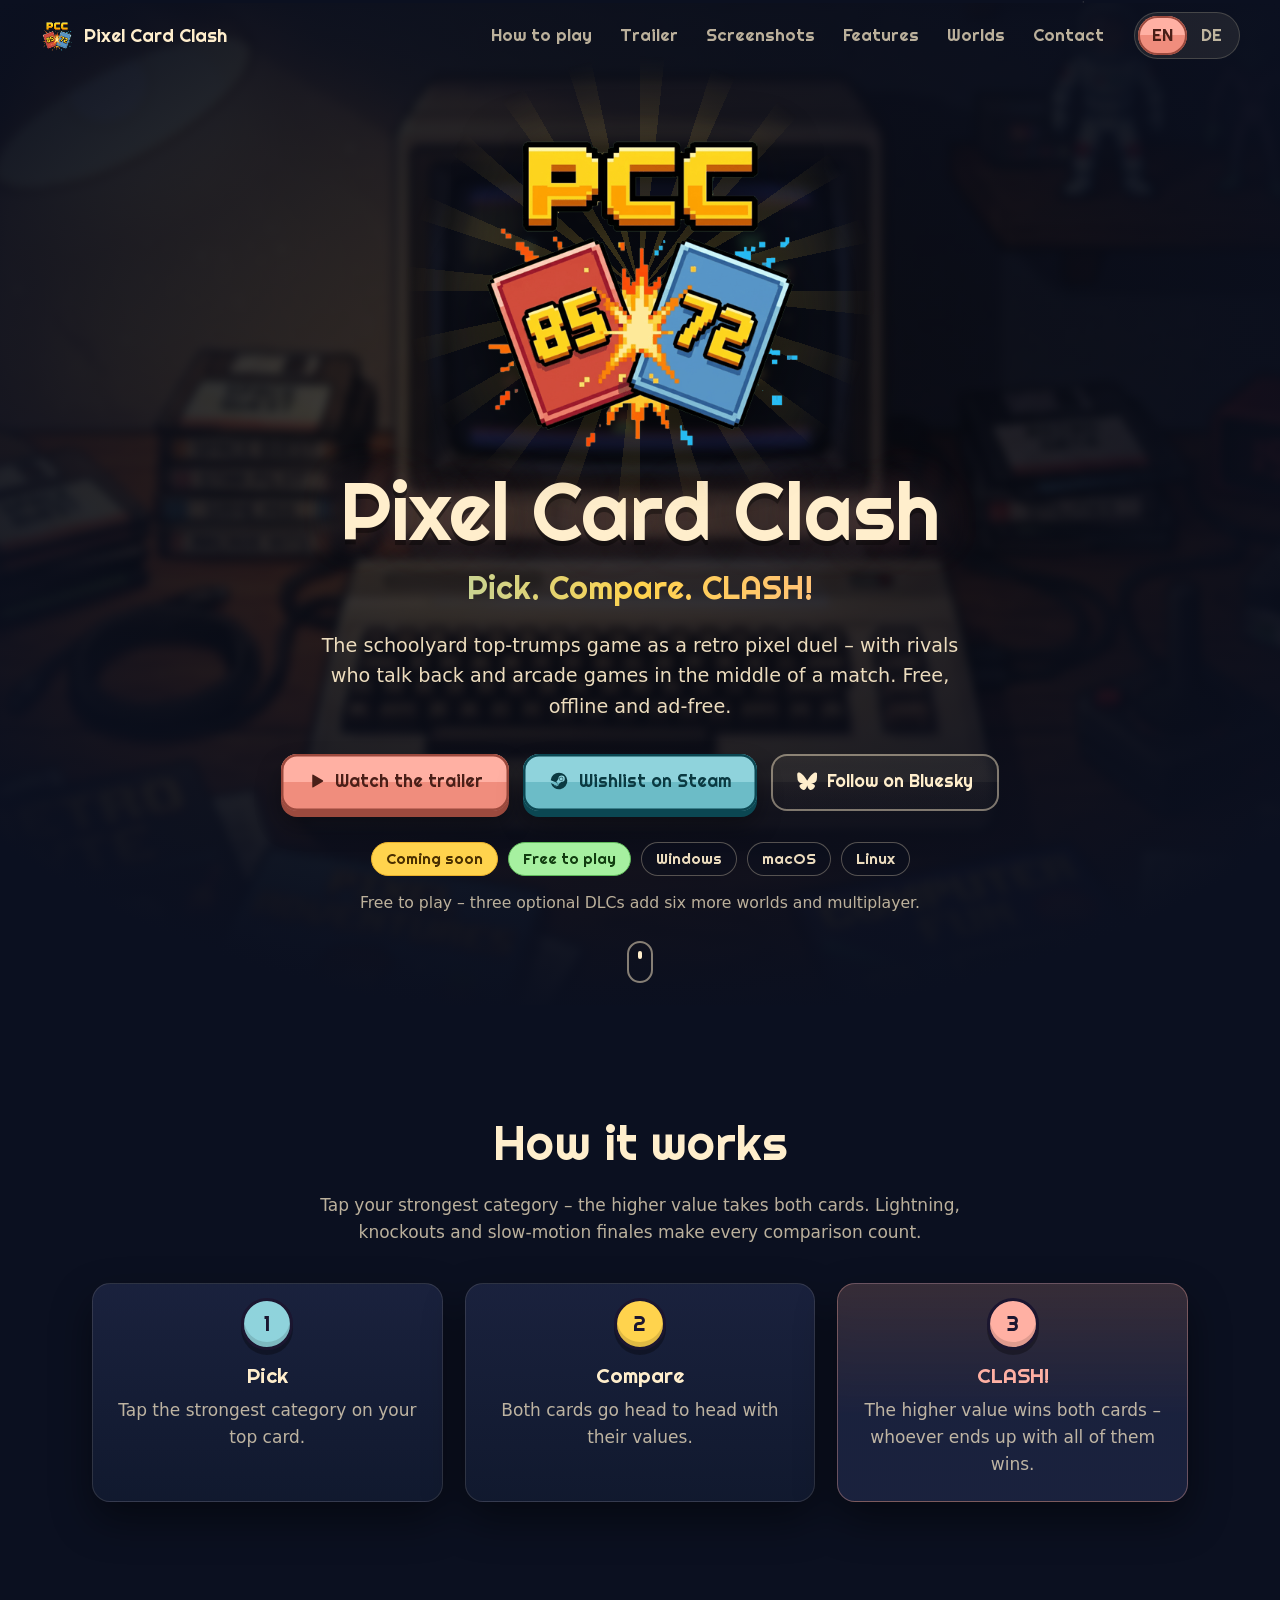
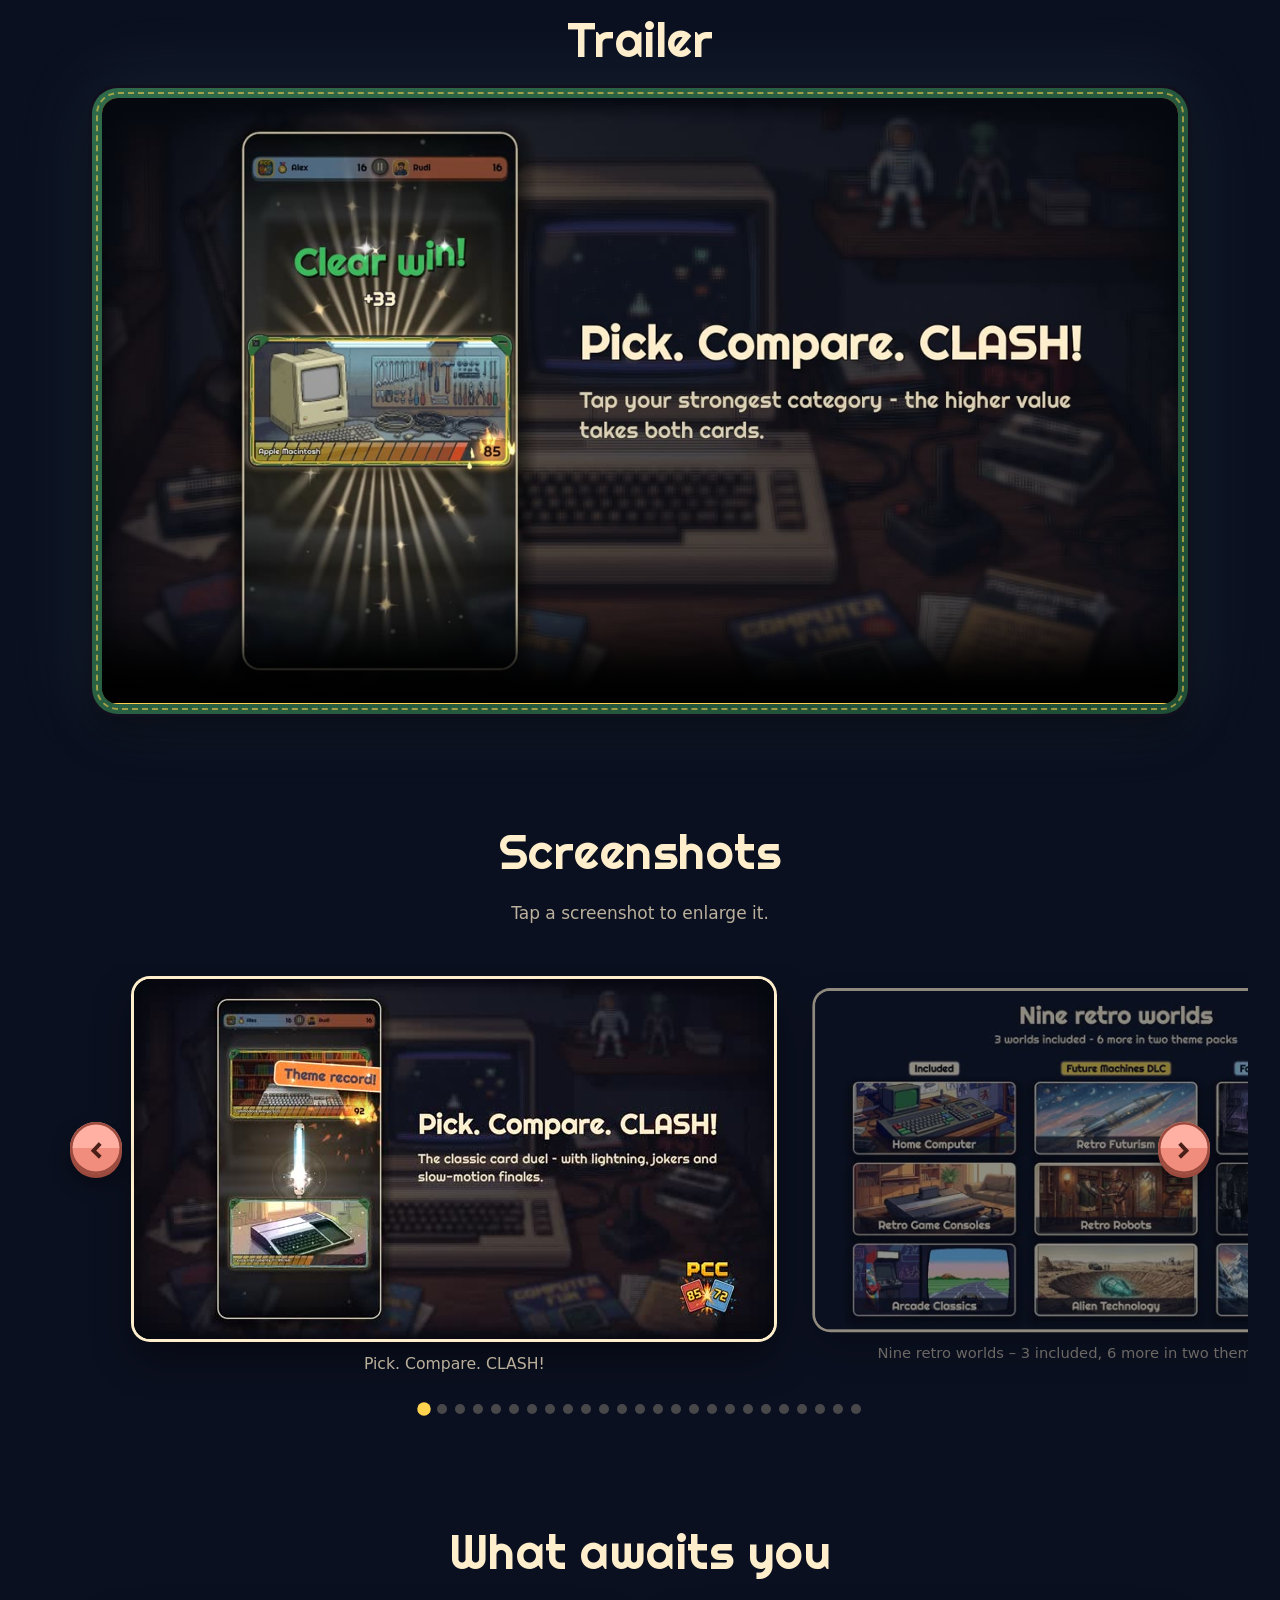
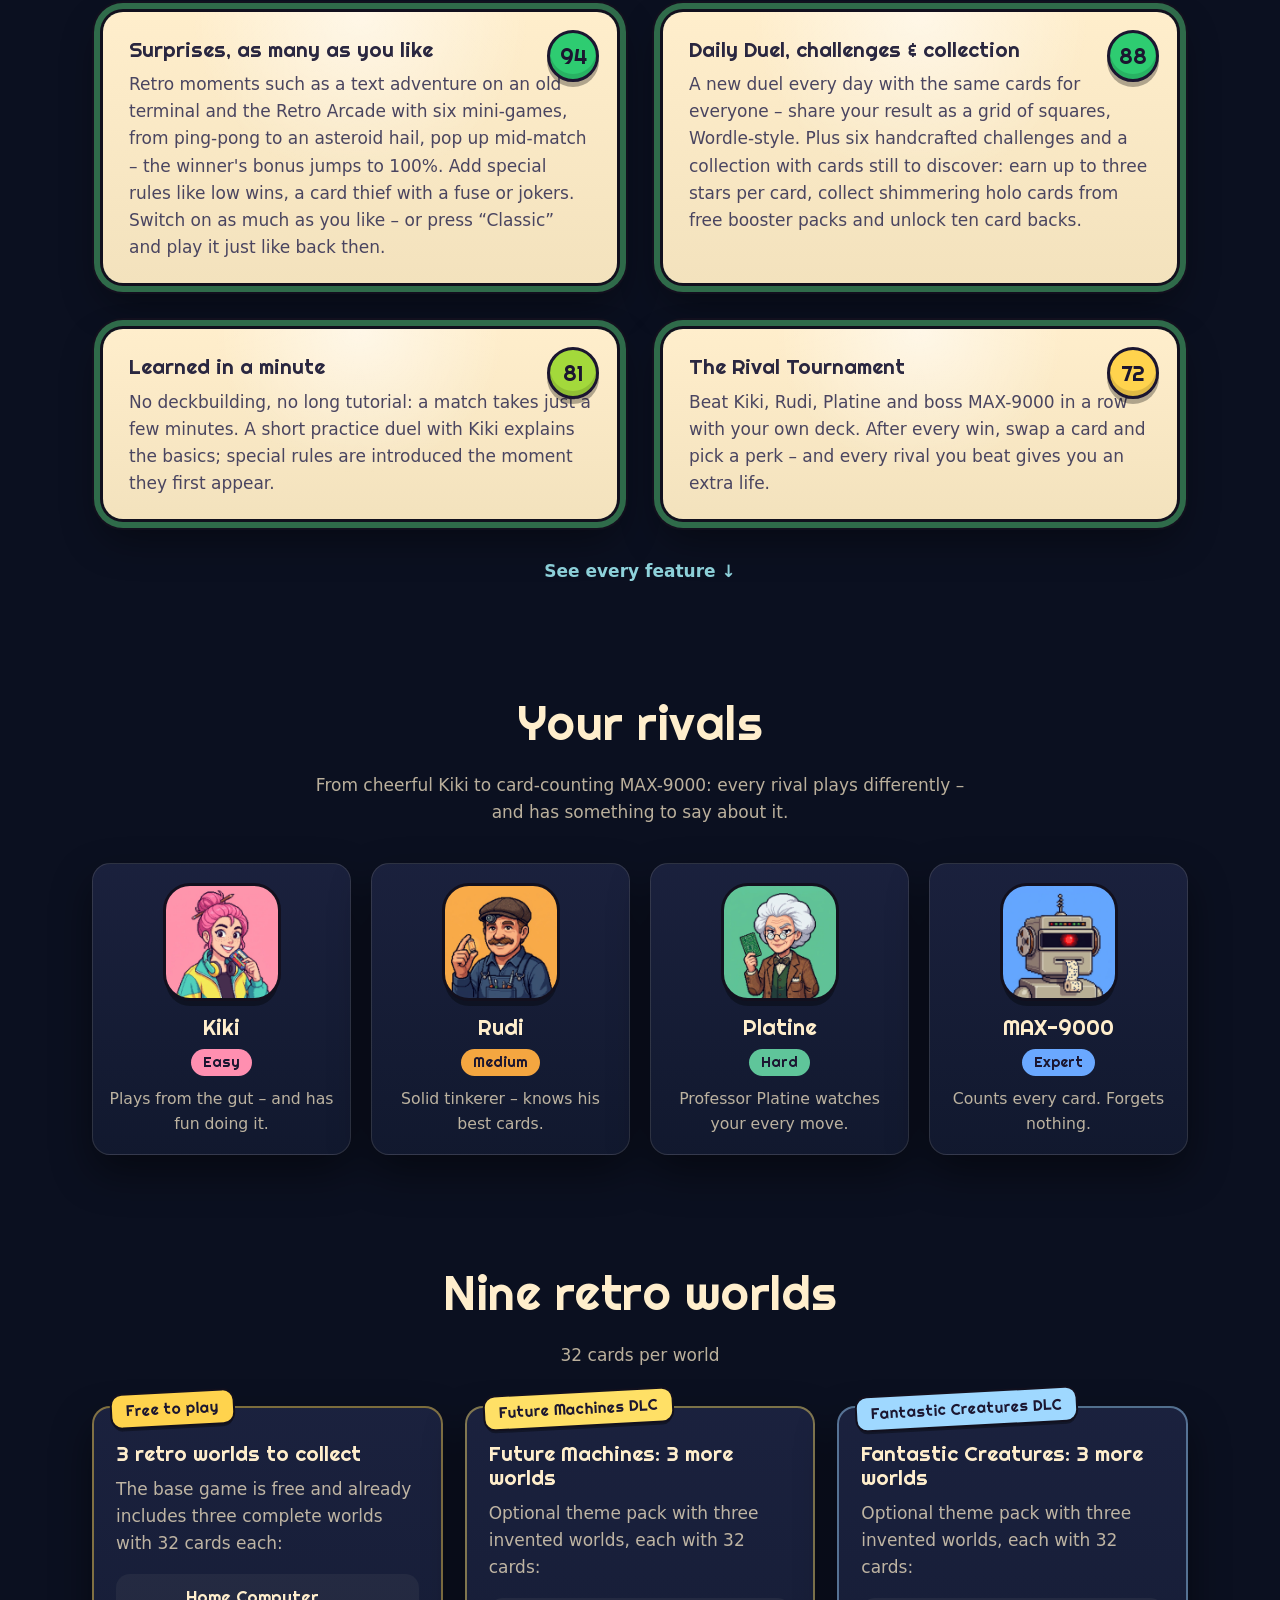
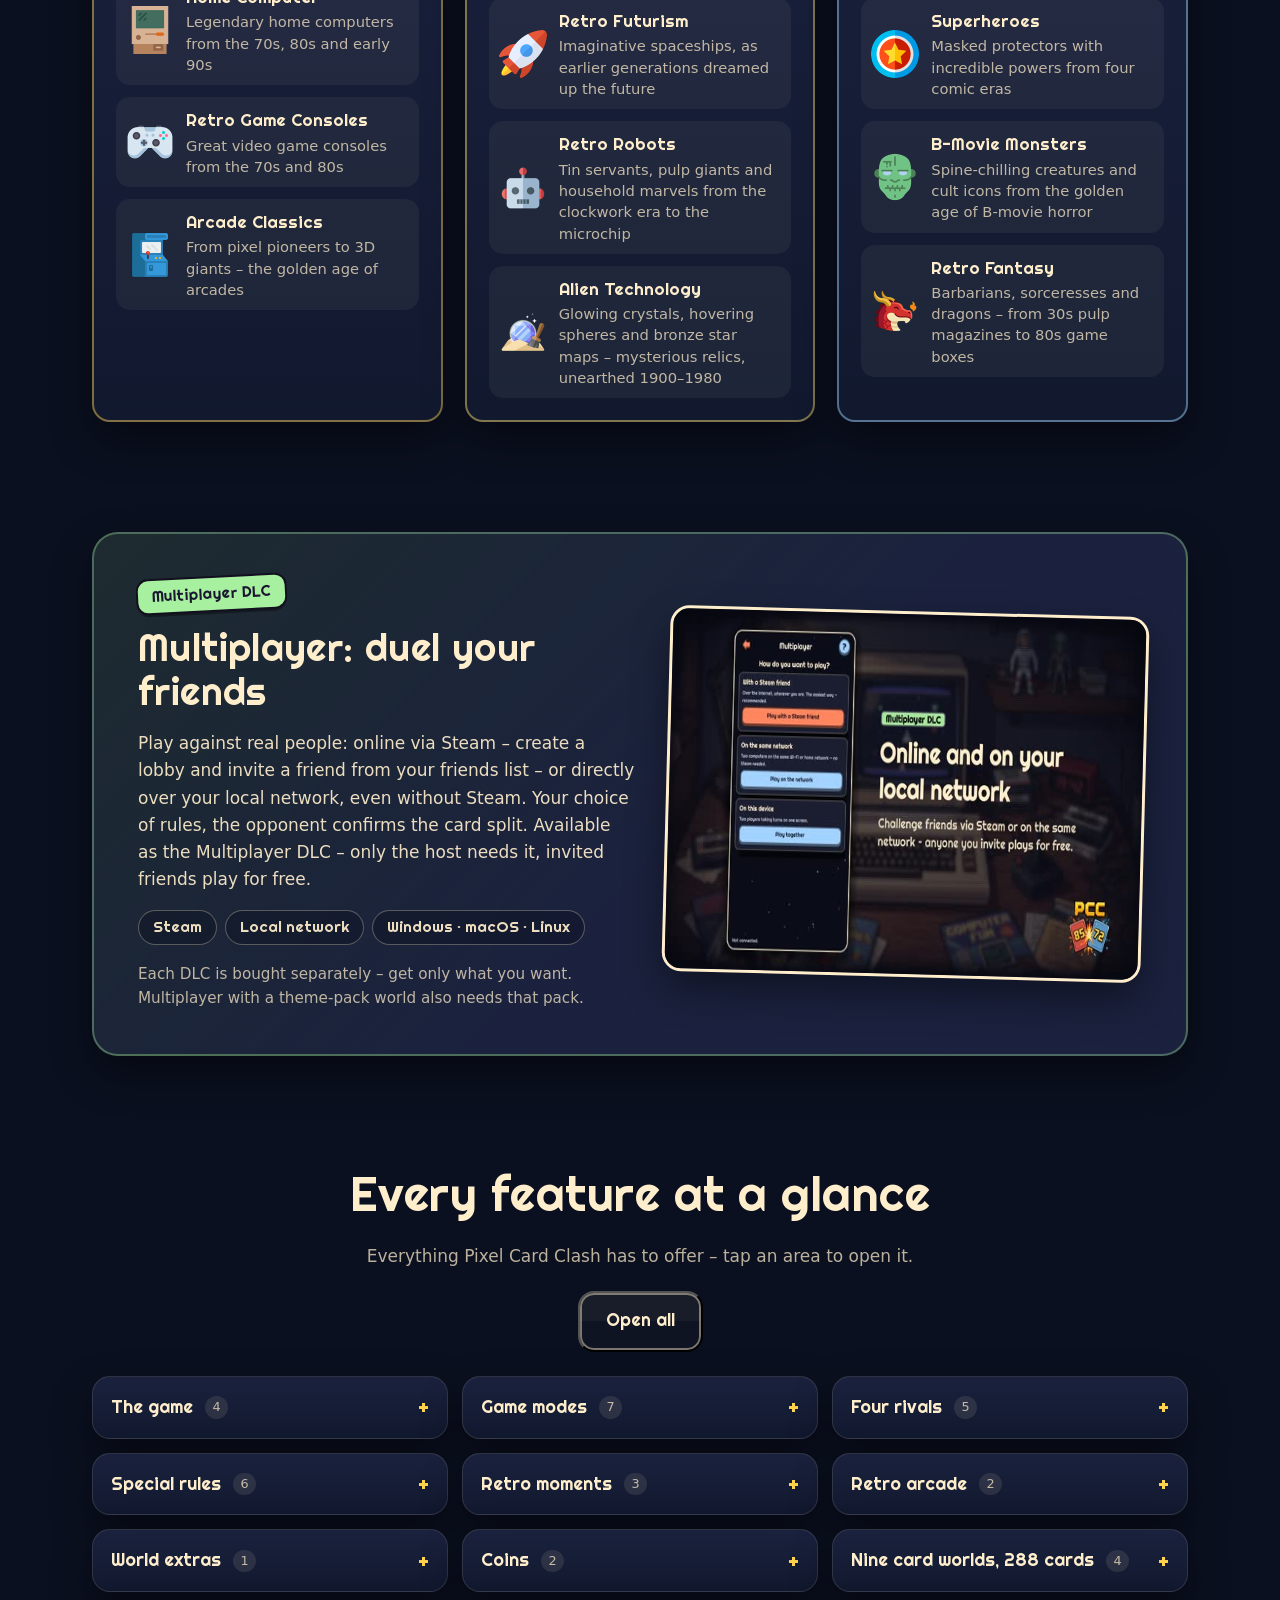
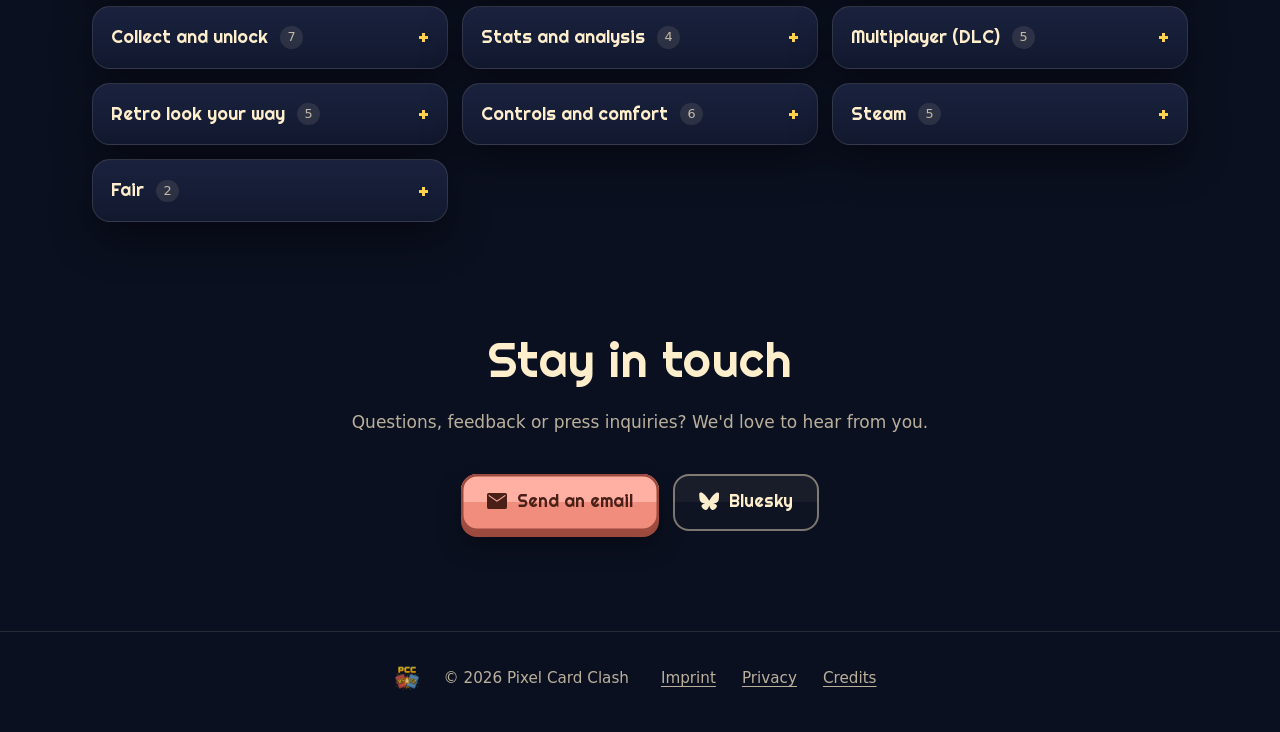
<file: index.html>
<!doctype html>
<html lang="en">
<head>
  <meta charset="utf-8">
  <meta name="viewport" content="width=device-width, initial-scale=1">
  <title>Pixel Card Clash – Retro card duels</title>
  <meta name="description" content="Pixel Card Clash – the schoolyard top-trumps game as a retro pixel duel, with rivals who talk back and arcade games in the middle of a match. Free, offline and ad-free. Coming soon for Windows, macOS and Linux.">
  <meta name="theme-color" content="#0d1221">
  <link rel="icon" type="image/png" href="assets/img/favicon.png">
  <link rel="apple-touch-icon" href="assets/img/apple-touch-icon.png">
  <!-- Vorschau beim Teilen (Bluesky, Mastodon, Messenger …) -->
  <meta property="og:type" content="website">
  <meta property="og:title" content="Pixel Card Clash – Retro card duels">
  <meta property="og:description" content="Pick. Compare. CLASH! The schoolyard top-trumps game as a retro pixel duel – with rivals who talk back and arcade games mid-match. Coming soon for Windows, macOS and Linux.">
  <meta property="og:image" content="https://pixelcardclash.github.io/assets/img/og-image.jpg">
  <meta name="twitter:card" content="summary_large_image">
  <link rel="preload" href="assets/fonts/Righteous-Regular.ttf" as="font" type="font/ttf" crossorigin>
  <link rel="stylesheet" href="css/style.css">
</head>
<body>
  <a class="skip" href="#main" data-i18n="skip">Skip to content</a>
  <canvas id="sky" aria-hidden="true"></canvas>

  <header class="topbar">
    <a class="brand" href="#top" aria-label="Pixel Card Clash">
      <img src="assets/img/favicon.png" alt="" width="34" height="34">
      <span>Pixel Card Clash</span>
    </a>
    <nav class="nav" id="nav" aria-label="Main">
      <a href="#how" data-i18n="nav.how">How to play</a>
      <a href="#trailer" data-i18n="nav.trailer">Trailer</a>
      <a href="#screenshots" data-i18n="nav.screens">Screenshots</a>
      <a href="#features" data-i18n="nav.features">Features</a>
      <a href="#worlds" data-i18n="nav.worlds">Worlds</a>
      <a href="#contact" data-i18n="nav.contact">Contact</a>
    </nav>
    <div class="lang" role="group" aria-label="Language" data-active="en">
      <span class="lang-thumb" aria-hidden="true"></span>
      <button type="button" data-lang="en" aria-pressed="true">EN</button>
      <button type="button" data-lang="de" aria-pressed="false">DE</button>
    </div>
    <button class="menu-btn" type="button" aria-controls="nav" aria-expanded="false" aria-label="Menu">
      <span></span><span></span><span></span>
    </button>
  </header>

  <main id="main">
    <!-- Hero -->
    <section class="hero" id="top">
      <div class="hero-bg" aria-hidden="true"></div>
      <div class="hero-inner">
        <div class="hero-logo-wrap">
          <span class="burst" aria-hidden="true"></span>
          <img class="hero-logo" src="assets/img/logo.png" alt="Pixel Card Clash logo" width="480" height="480">
        </div>
        <h1>Pixel Card Clash</h1>
        <p class="tagline" data-i18n="hero.tagline">Pick. Compare. CLASH!</p>
        <p class="lead" data-i18n="hero.lead">The schoolyard top-trumps game as a retro pixel duel – with rivals who talk back and arcade games in the middle of a match. Free, offline and ad-free.</p>
        <div class="cta">
          <a class="btn btn-primary" href="#trailer">
            <svg aria-hidden="true" width="18" height="18" viewBox="0 0 24 24"><path fill="currentColor" d="M7 4.5v15a1 1 0 0 0 1.5.86l12.5-7.5a1 1 0 0 0 0-1.72L8.5 3.64A1 1 0 0 0 7 4.5z"/></svg>
            <span data-i18n="hero.watch">Watch the trailer</span>
          </a>
          <a class="btn btn-teal js-steam" href="#" target="_blank" rel="noopener" hidden>
            <svg aria-hidden="true" width="20" height="20" viewBox="0 0 24 24"><path fill="currentColor" d="M12 2a10 10 0 0 0-9.96 9.04l5.35 2.21a2.83 2.83 0 0 1 1.6-.49l2.39-3.46v-.05a3.78 3.78 0 1 1 3.78 3.78h-.09l-3.4 2.43a2.84 2.84 0 0 1-5.62.6L2.3 14.5A10 10 0 1 0 12 2zm-4.28 15.17-1.23-.51a2.13 2.13 0 1 0 1.17-2.8l1.27.53a1.57 1.57 0 1 1-1.2 2.78zm9.47-7.7a2.52 2.52 0 1 0-2.52 2.52 2.52 2.52 0 0 0 2.52-2.52zm-4.4 0a1.89 1.89 0 1 1 1.89 1.89 1.89 1.89 0 0 1-1.9-1.89z"/></svg>
            <span data-i18n="hero.steam">Wishlist on Steam</span>
          </a>
          <a class="btn btn-ghost" href="https://bsky.app/profile/pixelcardclash.bsky.social" target="_blank" rel="noopener">
            <svg aria-hidden="true" width="20" height="18" viewBox="0 0 600 530"><path fill="currentColor" d="M135.7 44.3C204.5 95.9 278.4 200.6 305.5 256.6c27.1-56 101-160.7 169.8-212.3C524.9 7.1 605.3-21.7 605.3 69.8c0 18.3-10.5 153.5-16.6 175.4-21.3 76.3-99 95.7-168.1 84 120.8 20.6 151.5 88.6 85.2 156.6-126 129.2-181.1-32.4-195.2-73.8-2.6-7.6-3.8-11.1-3.8-8.1 0-3-1.2.5-3.8 8.1-14.1 41.4-69.2 203-195.2 73.8-66.4-68-35.6-136 85.2-156.6-69.1 11.7-146.8-7.7-168.1-84C17.3 223.3 6.8 88.1 6.8 69.8c0-91.5 80.4-62.7 128.9-25.5z"/></svg>
            <span data-i18n="hero.follow">Follow on Bluesky</span>
          </a>
        </div>
        <div class="platforms">
          <span class="chip chip-gold" data-i18n="hero.soon">Coming soon</span>
          <span class="chip chip-free" data-i18n="free.badge">Free to play</span>
          <span class="chip">Windows</span><span class="chip">macOS</span><span class="chip">Linux</span>
        </div>
        <p class="free-note" data-i18n="free.note">Free to play – three optional DLCs add six more worlds and multiplayer.</p>
      </div>
      <a class="scroll-hint" href="#how" aria-hidden="true" tabindex="-1"></a>
    </section>

    <!-- So geht's -->
    <section class="section" id="how">
      <h2 class="reveal" data-i18n="how.title">How it works</h2>
      <p class="section-lead reveal" data-i18n="f1.d">Tap your strongest category – the higher value takes both cards. Lightning, knockouts and slow-motion finales make every comparison count.</p>
      <ol class="steps">
        <li class="step reveal"><span class="coin coin-teal">1</span><h3 data-i18n="how.1.t">Pick</h3><p data-i18n="how.1.d">Tap the strongest category on your top card.</p></li>
        <li class="step reveal"><span class="coin coin-gold">2</span><h3 data-i18n="how.2.t">Compare</h3><p data-i18n="how.2.d">Both cards go head to head with their values.</p></li>
        <li class="step step-clash reveal"><span class="coin coin-salmon">3</span><h3 data-i18n="how.3.t">CLASH!</h3><p data-i18n="how.3.d">The higher value wins both cards – whoever ends up with all of them wins.</p></li>
      </ol>
    </section>

    <!-- Trailer -->
    <section class="section" id="trailer">
      <h2 class="reveal" data-i18n="trailer.title">Trailer</h2>
      <div class="video-frame reveal">
        <div class="video-wrap">
          <video id="trailer-video" controls preload="metadata" playsinline poster="assets/img/trailer-poster-en.jpg">
            <source src="assets/video/trailer_en.mp4" type="video/mp4">
          </video>
        </div>
      </div>
    </section>

    <!-- Screenshots -->
    <section class="section section-wide" id="screenshots">
      <h2 class="reveal" data-i18n="shots.title">Screenshots</h2>
      <p class="section-lead reveal" data-i18n="shots.hint">Tap a screenshot to enlarge it.</p>
      <div class="carousel">
        <button class="car-btn prev" type="button" aria-label="Previous" data-i18n-aria="shots.prev">‹</button>
        <ul class="car-track" id="car-track"></ul>
        <button class="car-btn next" type="button" aria-label="Next" data-i18n-aria="shots.next">›</button>
      </div>
      <div class="car-dots" id="car-dots" role="tablist"></div>
    </section>

    <!-- Funktionen -->
    <section class="section" id="features">
      <h2 class="reveal" data-i18n="features.title">What awaits you</h2>
      <div class="cards">
        <article class="gcard tilt reveal"><span class="coin coin-green">94</span><h3 data-i18n="f4.t">Surprises, as many as you like</h3><p data-i18n="f4.d">Retro moments such as a text adventure on an old terminal and the Retro Arcade with six mini-games, from ping-pong to an asteroid hail, pop up mid-match – the winner's bonus jumps to 100%. Add special rules like low wins, a card thief with a fuse or jokers. Switch on as much as you like – or press “Classic” and play it just like back then.</p></article>
        <article class="gcard tilt reveal"><span class="coin coin-green">88</span><h3 data-i18n="f5.t">Daily Duel, challenges &amp; collection</h3><p data-i18n="f5.d">A new duel every day with the same cards for everyone – share your result as a grid of squares, Wordle-style. Plus six handcrafted challenges and a collection with cards still to discover: earn up to three stars per card, collect shimmering holo cards from free booster packs and unlock ten card backs.</p></article>
        <article class="gcard tilt reveal"><span class="coin coin-lime">81</span><h3 data-i18n="f6.t">Learned in a minute</h3><p data-i18n="f6.d">No deckbuilding, no long tutorial: a match takes just a few minutes. A short practice duel with Kiki explains the basics; special rules are introduced the moment they first appear.</p></article>
        <article class="gcard tilt reveal"><span class="coin coin-gold">72</span><h3 data-i18n="f9.t">The Rival Tournament</h3><p data-i18n="f9.d">Beat Kiki, Rudi, Platine and boss MAX-9000 in a row with your own deck. After every win, swap a card and pick a perk – and every rival you beat gives you an extra life.</p></article>
      </div>
      <p class="more-link reveal"><a href="#all-features" data-i18n="all.link">See every feature ↓</a></p>
    </section>

    <!-- Rivalen -->
    <section class="section" id="rivals">
      <h2 class="reveal" data-i18n="rivals.title">Your rivals</h2>
      <p class="section-lead reveal" data-i18n="f3.d">From cheerful Kiki to card-counting MAX-9000: every rival plays differently – and has something to say about it.</p>
      <ul class="rivals">
        <li class="rival reveal" style="--c: #ff8fb0"><img src="assets/img/rivals/kiki.png" alt="" width="128" height="128" loading="lazy"><strong>Kiki</strong><span class="lvl" data-i18n="rival.kiki.lvl">Easy</span><p data-i18n="rival.kiki.t">Plays from the gut – and has fun doing it.</p></li>
        <li class="rival reveal" style="--c: #f4a640"><img src="assets/img/rivals/rudi.png" alt="" width="128" height="128" loading="lazy"><strong>Rudi</strong><span class="lvl" data-i18n="rival.rudi.lvl">Medium</span><p data-i18n="rival.rudi.t">Solid tinkerer – knows his best cards.</p></li>
        <li class="rival reveal" style="--c: #5fc59a"><img src="assets/img/rivals/platine.png" alt="" width="128" height="128" loading="lazy"><strong>Platine</strong><span class="lvl" data-i18n="rival.platine.lvl">Hard</span><p data-i18n="rival.platine.t">Professor Platine watches your every move.</p></li>
        <li class="rival reveal" style="--c: #6aa8ff"><img src="assets/img/rivals/max9000.png" alt="" width="128" height="128" loading="lazy"><strong>MAX-9000</strong><span class="lvl" data-i18n="rival.max.lvl">Expert</span><p data-i18n="rival.max.t">Counts every card. Forgets nothing.</p></li>
      </ul>
    </section>

    <!-- Welten -->
    <section class="section" id="worlds">
      <h2 class="reveal" data-i18n="worlds.title">Nine retro worlds</h2>
      <p class="section-lead reveal" data-i18n="worlds.cards">32 cards per world</p>
      <div class="packs">
        <article class="pack pack-free reveal">
          <span class="tag tag-free" data-i18n="free.badge">Free to play</span>
          <h3 data-i18n="f2.t">3 retro worlds to collect</h3>
          <p data-i18n="f2.d">The base game is free and already includes three complete worlds with 32 cards each:</p>
          <ul class="worlds">
            <li><img src="assets/img/worlds/retro_home_computer.png" alt="" width="48" height="48" loading="lazy"><div><strong data-i18n="w.retro_home_computer.n">Home Computer</strong><span data-i18n="w.retro_home_computer.d">Legendary home computers from the 70s, 80s and early 90s</span></div></li>
            <li><img src="assets/img/worlds/retro_game_consoles.png" alt="" width="48" height="48" loading="lazy"><div><strong data-i18n="w.retro_game_consoles.n">Retro Game Consoles</strong><span data-i18n="w.retro_game_consoles.d">Great video game consoles from the 70s and 80s</span></div></li>
            <li><img src="assets/img/worlds/arcade_classics.png" alt="" width="48" height="48" loading="lazy"><div><strong data-i18n="w.arcade_classics.n">Arcade Classics</strong><span data-i18n="w.arcade_classics.d">From pixel pioneers to 3D giants – the golden age of arcades</span></div></li>
          </ul>
        </article>
        <article class="pack pack-tech reveal">
          <span class="tag tag-tech" data-i18n="dlc.tech">Future Machines DLC</span>
          <h3 data-i18n="f8.t">Future Machines: 3 more worlds</h3>
          <p data-i18n="f8.d">Optional theme pack with three invented worlds, each with 32 cards:</p>
          <ul class="worlds">
            <li><img src="assets/img/worlds/retro_futurism.png" alt="" width="48" height="48" loading="lazy"><div><strong data-i18n="w.retro_futurism.n">Retro Futurism</strong><span data-i18n="w.retro_futurism.d">Imaginative spaceships, as earlier generations dreamed up the future</span></div></li>
            <li><img src="assets/img/worlds/retro_robots.png" alt="" width="48" height="48" loading="lazy"><div><strong data-i18n="w.retro_robots.n">Retro Robots</strong><span data-i18n="w.retro_robots.d">Tin servants, pulp giants and household marvels from the clockwork era to the microchip</span></div></li>
            <li><img src="assets/img/worlds/alien_tech.png" alt="" width="48" height="48" loading="lazy"><div><strong data-i18n="w.alien_tech.n">Alien Technology</strong><span data-i18n="w.alien_tech.d">Glowing crystals, hovering spheres and bronze star maps – mysterious relics, unearthed 1900–1980</span></div></li>
          </ul>
        </article>
        <article class="pack pack-creature reveal">
          <span class="tag tag-creature" data-i18n="dlc.creature">Fantastic Creatures DLC</span>
          <h3 data-i18n="f10.t">Fantastic Creatures: 3 more worlds</h3>
          <p data-i18n="f10.d">Optional theme pack with three invented worlds, each with 32 cards:</p>
          <ul class="worlds">
            <li><img src="assets/img/worlds/retro_superheroes.png" alt="" width="48" height="48" loading="lazy"><div><strong data-i18n="w.retro_superheroes.n">Superheroes</strong><span data-i18n="w.retro_superheroes.d">Masked protectors with incredible powers from four comic eras</span></div></li>
            <li><img src="assets/img/worlds/retro_bmovie_monsters.png" alt="" width="48" height="48" loading="lazy"><div><strong data-i18n="w.retro_bmovie_monsters.n">B-Movie Monsters</strong><span data-i18n="w.retro_bmovie_monsters.d">Spine-chilling creatures and cult icons from the golden age of B-movie horror</span></div></li>
            <li><img src="assets/img/worlds/retro_fantasy.png" alt="" width="48" height="48" loading="lazy"><div><strong data-i18n="w.retro_fantasy.n">Retro Fantasy</strong><span data-i18n="w.retro_fantasy.d">Barbarians, sorceresses and dragons – from 30s pulp magazines to 80s game boxes</span></div></li>
          </ul>
        </article>
      </div>
    </section>

    <!-- Multiplayer -->
    <section class="section" id="multiplayer">
      <article class="multi reveal">
        <div class="multi-text">
          <span class="tag tag-multi" data-i18n="dlc.multi">Multiplayer DLC</span>
          <h2 data-i18n="f7.t">Multiplayer: duel your friends</h2>
          <p data-i18n="f7.d">Play against real people online via Steam or over your local network.</p>
          <p class="modes"><span class="chip">Steam</span><span class="chip" data-i18n="mode.lan">Local network</span><span class="chip">Windows · macOS · Linux</span></p>
          <p class="price-note" data-i18n="price.note">Each DLC is bought separately – get only what you want. Multiplayer with a theme-pack world also needs that pack.</p>
        </div>
        <img class="multi-shot" src="assets/img/thumbs/en/18_multiplayer.jpg" alt="" width="640" height="360" loading="lazy" data-shot="18_multiplayer">
      </article>
    </section>

    <!-- Alle Funktionen (2026-11-21, Inhalt aus promo/FUNKTIONSLISTE.md über js/feature_list.js) -->
    <section class="section" id="all-features">
      <h2 class="reveal" data-i18n="all.title">Every feature at a glance</h2>
      <p class="section-lead reveal" data-i18n="all.lead">Everything Pixel Card Clash has to offer – tap an area to open it.</p>
      <p class="flist-tools reveal"><button class="btn btn-ghost flist-toggle" type="button" data-i18n="all.open">Open all</button></p>
      <div class="flist" id="flist"></div>
    </section>

    <!-- Kontakt -->
    <section class="section contact" id="contact">
      <h2 class="reveal" data-i18n="contact.title">Stay in touch</h2>
      <p class="section-lead reveal" data-i18n="contact.lead">Questions, feedback or press inquiries? We'd love to hear from you.</p>
      <div class="cta reveal">
        <a class="btn btn-primary js-mail" href="#contact">
          <svg aria-hidden="true" width="20" height="16" viewBox="0 0 24 19"><path fill="currentColor" d="M2 0h20a2 2 0 0 1 2 2v15a2 2 0 0 1-2 2H2a2 2 0 0 1-2-2V2a2 2 0 0 1 2-2zm10 10.5L22 3.6V2L12 8.8 2 2v1.6z"/></svg>
          <span data-i18n="contact.mail">Send an email</span>
        </a>
        <a class="btn btn-ghost" href="https://bsky.app/profile/pixelcardclash.bsky.social" target="_blank" rel="noopener">
          <svg aria-hidden="true" width="20" height="18" viewBox="0 0 600 530"><path fill="currentColor" d="M135.7 44.3C204.5 95.9 278.4 200.6 305.5 256.6c27.1-56 101-160.7 169.8-212.3C524.9 7.1 605.3-21.7 605.3 69.8c0 18.3-10.5 153.5-16.6 175.4-21.3 76.3-99 95.7-168.1 84 120.8 20.6 151.5 88.6 85.2 156.6-126 129.2-181.1-32.4-195.2-73.8-2.6-7.6-3.8-11.1-3.8-8.1 0-3-1.2.5-3.8 8.1-14.1 41.4-69.2 203-195.2 73.8-66.4-68-35.6-136 85.2-156.6-69.1 11.7-146.8-7.7-168.1-84C17.3 223.3 6.8 88.1 6.8 69.8c0-91.5 80.4-62.7 128.9-25.5z"/></svg>
          <span data-i18n="contact.bsky">Bluesky</span>
        </a>
      </div>
    </section>
  </main>

  <footer class="footer">
    <img src="assets/img/favicon.png" alt="" width="28" height="28">
    <p>© 2026 Pixel Card Clash</p>
    <p class="links">
      <button type="button" class="link" data-open="imprint" data-i18n="footer.imprint">Imprint</button>
      <button type="button" class="link" data-open="privacy" data-i18n="footer.privacy">Privacy</button>
      <button type="button" class="link" data-open="credits" data-i18n="footer.credits">Credits</button>
    </p>
  </footer>

  <!-- Lightbox -->
  <dialog class="lightbox" id="lightbox" aria-label="Screenshot">
    <button class="lb-close" type="button" aria-label="Close" data-i18n-aria="lb.close">×</button>
    <button class="lb-nav prev" type="button" aria-label="Previous" data-i18n-aria="shots.prev">‹</button>
    <figure>
      <img id="lb-img" alt="">
      <figcaption id="lb-cap"></figcaption>
    </figure>
    <button class="lb-nav next" type="button" aria-label="Next" data-i18n-aria="shots.next">›</button>
  </dialog>

  <!-- Rechtliches -->
  <dialog class="legal" id="dlg-imprint">
    <button class="lb-close" type="button" aria-label="Close" data-i18n-aria="lb.close">×</button>
    <div class="legal-body" data-i18n-html="imprint"></div>
  </dialog>
  <dialog class="legal" id="dlg-privacy">
    <button class="lb-close" type="button" aria-label="Close" data-i18n-aria="lb.close">×</button>
    <div class="legal-body" data-i18n-html="privacy"></div>
  </dialog>
  <dialog class="legal" id="dlg-credits">
    <button class="lb-close" type="button" aria-label="Close" data-i18n-aria="lb.close">×</button>
    <div class="legal-body" data-i18n-html="credits"></div>
  </dialog>

  <script src="js/i18n.js"></script>
  <script src="js/feature_list.js"></script>
  <script src="js/main.js"></script>
</body>
</html>
</file>
<file: css/style.css>
/* Pixel Card Clash – Webseite.
   Farben und Schrift wie im Spiel (UiPalette, TwoToneBox, Righteous). Reines CSS,
   keine externen Inhalte. Pfade relativ, damit die Seite auch unter
   https://<benutzer>.github.io/<repo>/ funktioniert. */

@font-face {
  font-family: "Righteous";
  src: url("../assets/fonts/Righteous-Regular.ttf") format("truetype");
  font-display: swap;
}

:root {
  /* Spielfarben */
  --navy: #0b1020;
  --navy-2: #121a30;
  --panel: #1c2340;
  --cream: #ffeecc;
  --cream-2: #f3e2bd;
  --ink: #2a2740;
  --ink-soft: #4a4560;
  --salmon: #ffb0a3;
  --salmon-2: #f08d7d;
  --salmon-edge: #9c4a3e;
  --teal: #8fd3dc;
  --teal-2: #6cbcc7;
  --teal-edge: #0b4752;
  --gold: #ffd34d;
  --gold-2: #e8b02c;
  --pink: #ff6973;
  --green: #2ecc71;
  --lime: #a3d93b;
  /* DLC-Schilder wie im Spiel */
  --tag-free: #ffd34d;
  --tag-tech: #ffe066;
  --tag-creature: #9fd8ff;
  --tag-multi: #a6f0a0;

  --text: rgba(255, 238, 204, 0.92);
  --text-dim: rgba(255, 238, 204, 0.72);
  --line: rgba(255, 238, 204, 0.12);
  --radius: 18px;
  --max: 1160px;
  --display: "Righteous", system-ui, sans-serif;
  --body: system-ui, -apple-system, "Segoe UI", Roboto, "Helvetica Neue", Arial, sans-serif;
  --shadow: 0 18px 40px rgba(0, 0, 0, 0.45);
}

* { box-sizing: border-box; }
html { scroll-behavior: smooth; scroll-padding-top: 76px; -webkit-text-size-adjust: 100%; }
body {
  margin: 0;
  background: radial-gradient(1200px 700px at 50% -10%, #1b2550 0%, transparent 60%), var(--navy);
  color: var(--text);
  font-family: var(--body);
  font-size: 1.0625rem;
  line-height: 1.6;
  -webkit-font-smoothing: antialiased;
  overflow-x: hidden;
}
img { max-width: 100%; display: block; }
button { font: inherit; }
a { color: var(--gold); }
h1, h2, h3 { font-family: var(--display); font-weight: 400; line-height: 1.15; margin: 0 0 .45em; color: var(--cream); }
h2 { font-size: clamp(2rem, 4.6vw, 3rem); text-align: center; letter-spacing: .01em; }
h3 { font-size: 1.3rem; }
p { margin: 0 0 1em; }
:focus-visible { outline: 3px solid var(--gold); outline-offset: 3px; border-radius: 6px; }

#sky { position: fixed; inset: 0; width: 100%; height: 100%; z-index: -1; pointer-events: none; }

.skip { position: absolute; left: -999px; top: 8px; background: var(--gold); color: var(--ink); padding: 8px 12px; border-radius: 8px; z-index: 100; }
.skip:focus { left: 8px; }

/* ------------------------------------------------------------------ Kopfzeile */
.topbar {
  position: sticky; top: 0; z-index: 50;
  display: flex; align-items: center; gap: 18px;
  padding: 12px clamp(16px, 4vw, 40px);
  transition: background .25s ease, box-shadow .25s ease;
}
.topbar.scrolled { background: rgba(11, 16, 32, .82); backdrop-filter: blur(10px); -webkit-backdrop-filter: blur(10px); box-shadow: 0 1px 0 var(--line); }
.brand { display: flex; align-items: center; gap: 10px; color: var(--cream); text-decoration: none; font-family: var(--display); font-size: 1.15rem; white-space: nowrap; }
.brand img { border-radius: 8px; }
.nav { display: flex; gap: 4px; margin-left: auto; }
.nav a { color: var(--text-dim); text-decoration: none; font-family: var(--display); padding: 8px 12px; border-radius: 999px; transition: color .2s, background .2s; }
.nav a:hover { color: var(--cream); background: rgba(255, 238, 204, .08); }

/* Sprachumschalter: Schieber in Lachs wie die Hauptaktion im Spiel */
.lang { position: relative; display: grid; grid-template-columns: 1fr 1fr; border-radius: 999px; padding: 3px; background: rgba(255, 238, 204, .08); border: 1px solid rgba(255, 238, 204, .18); }
.lang-thumb { position: absolute; top: 3px; bottom: 3px; left: 3px; width: calc(50% - 3px); border-radius: 999px; background: linear-gradient(var(--salmon) 50%, var(--salmon-2) 50%); box-shadow: inset 0 0 0 2px var(--salmon-edge); transition: transform .28s cubic-bezier(.3, 1.4, .5, 1); }
.lang[data-active="de"] .lang-thumb { transform: translateX(100%); }
.lang button { position: relative; z-index: 1; background: none; border: 0; color: var(--text-dim); font-family: var(--display); padding: 6px 14px; min-width: 48px; min-height: 36px; cursor: pointer; transition: color .2s; }
.lang button[aria-pressed="true"] { color: #4a1f18; }

.menu-btn { display: none; width: 44px; height: 44px; border-radius: 12px; border: 1px solid rgba(255, 238, 204, .2); background: rgba(255, 238, 204, .06); cursor: pointer; padding: 0; flex-direction: column; align-items: center; justify-content: center; gap: 5px; }
.menu-btn span { display: block; width: 20px; height: 2px; border-radius: 2px; background: var(--cream); transition: transform .25s, opacity .25s; }
.menu-btn[aria-expanded="true"] span:nth-child(1) { transform: translateY(7px) rotate(45deg); }
.menu-btn[aria-expanded="true"] span:nth-child(2) { opacity: 0; }
.menu-btn[aria-expanded="true"] span:nth-child(3) { transform: translateY(-7px) rotate(-45deg); }

/* ------------------------------------------------------------------ Knöpfe (TwoToneBox) */
.cta { display: flex; flex-wrap: wrap; gap: 14px; justify-content: center; }
.btn {
  --top: var(--salmon); --bottom: var(--salmon-2); --edge: var(--salmon-edge); --ink-c: #4a1f18;
  display: inline-flex; align-items: center; gap: 10px;
  padding: 14px 26px 16px; border-radius: 16px; text-decoration: none;
  font-family: var(--display); font-size: 1.08rem; color: var(--ink-c);
  background: linear-gradient(var(--top) 50%, var(--bottom) 50%);
  box-shadow: inset 0 0 0 2.5px var(--edge), 0 6px 0 var(--edge), 0 14px 24px rgba(0, 0, 0, .35);
  transition: transform .12s ease, box-shadow .12s ease, filter .2s;
}
.btn:hover { filter: brightness(1.06); transform: translateY(-2px); box-shadow: inset 0 0 0 2.5px var(--edge), 0 8px 0 var(--edge), 0 18px 28px rgba(0, 0, 0, .4); }
.btn:active { transform: translateY(5px); box-shadow: inset 0 0 0 2.5px var(--edge), 0 1px 0 var(--edge), 0 6px 12px rgba(0, 0, 0, .3); }
.btn-teal { --top: var(--teal); --bottom: var(--teal-2); --edge: var(--teal-edge); --ink-c: #0b3a42; }
.btn-ghost { --top: rgba(255, 238, 204, .06); --bottom: rgba(255, 238, 204, .02); --edge: rgba(255, 238, 204, .45); --ink-c: var(--cream); box-shadow: inset 0 0 0 2px var(--edge); }
.btn-ghost:hover { box-shadow: inset 0 0 0 2px var(--gold); color: var(--gold); }
.btn-ghost:active { box-shadow: inset 0 0 0 2px var(--gold); transform: translateY(2px); }

.chip { display: inline-flex; align-items: center; border-radius: 999px; padding: 4px 14px; border: 1px solid rgba(255, 238, 204, .3); color: var(--text); font-family: var(--display); font-size: .95rem; background: rgba(11, 16, 32, .4); }
.chip-gold { background: var(--gold); border-color: var(--gold-2); color: #4a3000; }
.chip-free { background: var(--tag-multi); border-color: #5fb85a; color: #123d10; }

/* ------------------------------------------------------------------ Hero */
.hero { position: relative; min-height: min(100svh, 940px); margin-top: -68px; padding-top: 68px; display: grid; place-items: center; text-align: center; overflow: hidden; isolation: isolate; }
.hero-bg { position: absolute; inset: -4%; z-index: -2; background: url("../assets/img/hero-banner.jpg") center / cover no-repeat; filter: blur(5px) brightness(.38) saturate(1.15); }
.hero::before { content: ""; position: absolute; inset: 0; z-index: -1; background: radial-gradient(ellipse 70% 60% at 50% 42%, rgba(11, 16, 32, .1) 0%, rgba(11, 16, 32, .65) 60%, var(--navy) 100%); }
.hero-inner { padding: 40px 20px 90px; max-width: 860px; }
.hero-logo-wrap { position: relative; width: min(360px, 72vw); margin: 0 auto -6px; aspect-ratio: 1; }
.hero-logo { position: relative; width: 100%; height: auto; filter: drop-shadow(0 18px 30px rgba(0, 0, 0, .55)); animation: float 6s ease-in-out infinite; image-rendering: auto; }
/* Strahlenkranz hinter dem Logo wie beim Spielstart */
.burst { position: absolute; inset: -18%; border-radius: 50%; background:
  repeating-conic-gradient(from 0deg, rgba(255, 211, 77, .28) 0deg 6deg, transparent 6deg 18deg);
  -webkit-mask: radial-gradient(circle, #000 18%, transparent 68%); mask: radial-gradient(circle, #000 18%, transparent 68%);
  animation: spin 40s linear infinite; }
.hero h1 { font-size: clamp(2.6rem, 8vw, 5rem); margin: 0; text-shadow: 0 5px 0 rgba(0, 0, 0, .35), 0 0 40px rgba(255, 176, 163, .25); }
.tagline { font-family: var(--display); font-size: clamp(1.35rem, 3.4vw, 2rem); margin: .15em 0 .55em;
  background: linear-gradient(90deg, var(--teal), var(--gold), var(--salmon)); -webkit-background-clip: text; background-clip: text; color: transparent; }
.lead { color: var(--text); font-size: clamp(1.05rem, 2vw, 1.2rem); max-width: 660px; margin: 0 auto 1.6em; }
.platforms { display: flex; flex-wrap: wrap; gap: 10px; justify-content: center; margin: 1.8em 0 .8em; }
.free-note { color: var(--text-dim); font-size: .98rem; margin: 0; }
.scroll-hint { position: absolute; bottom: 22px; left: 50%; width: 26px; height: 42px; margin-left: -13px; border: 2px solid rgba(255, 238, 204, .5); border-radius: 14px; }
.scroll-hint::after { content: ""; position: absolute; left: 50%; top: 8px; width: 4px; height: 8px; margin-left: -2px; border-radius: 2px; background: var(--cream); animation: wheel 1.8s ease-in-out infinite; }
@keyframes float { 50% { transform: translateY(-10px) rotate(-1.2deg); } }
@keyframes spin { to { transform: rotate(360deg); } }
@keyframes wheel { 0% { opacity: 0; transform: translateY(0); } 30% { opacity: 1; } 100% { opacity: 0; transform: translateY(12px); } }

/* ------------------------------------------------------------------ Abschnitte */
.section { max-width: var(--max); margin: 0 auto; padding: clamp(64px, 9vw, 110px) clamp(16px, 4vw, 32px) 0; }
.section-wide { max-width: 1400px; }
.section-lead { text-align: center; color: var(--text-dim); max-width: 680px; margin: 0 auto 2.2em; }

.reveal { opacity: 0; transform: translateY(24px); transition: opacity .6s ease, transform .6s cubic-bezier(.2, .8, .2, 1); }
.reveal.in { opacity: 1; transform: none; }

/* Münzen (Wertkreise der Spielkarte) */
.coin { display: inline-grid; place-items: center; width: 52px; height: 52px; border-radius: 50%; font-family: var(--display); font-size: 1.35rem; color: #1b1630; background: var(--gold); border: 3px solid #1b1630; box-shadow: 0 5px 0 rgba(0, 0, 0, .3), inset 0 -5px 0 rgba(0, 0, 0, .12); flex: none; }
.coin-teal { background: var(--teal); }
.coin-salmon { background: var(--salmon); }
.coin-green { background: var(--green); }
.coin-lime { background: var(--lime); }
.coin-gold { background: var(--gold); }

/* So geht's */
.steps { list-style: none; margin: 0; padding: 0; display: grid; grid-template-columns: repeat(3, 1fr); gap: 22px; counter-reset: s; position: relative; }
.step { position: relative; background: linear-gradient(180deg, rgba(28, 35, 64, .92), rgba(18, 26, 48, .92)); border: 1px solid var(--line); border-radius: var(--radius); padding: 28px 24px 22px; box-shadow: var(--shadow); text-align: center; }
.step .coin { margin: -54px auto 14px; }
.step p { color: var(--text-dim); margin: 0; }
.step-clash { background: linear-gradient(180deg, rgba(255, 176, 163, .18), rgba(28, 35, 64, .92) 60%); border-color: rgba(255, 176, 163, .35); }
.step-clash h3 { color: var(--salmon); }
.steps .step:nth-child(2) { transition-delay: .08s; }
.steps .step:nth-child(3) { transition-delay: .16s; }

/* Trailer im Kartenrahmen (Welt-Rahmen: dunkler Umriss, Band, Innenkante) */
.video-frame { padding: 10px; border-radius: 26px; background: linear-gradient(135deg, #2f6b4a, #1f4d36); box-shadow: 0 0 0 3px #12101e, var(--shadow), 0 0 80px rgba(143, 211, 220, .12); position: relative; }
.video-frame::before { content: ""; position: absolute; inset: 4px; border-radius: 22px; border: 2px dashed rgba(255, 211, 77, .55); pointer-events: none; }
.video-wrap { position: relative; border-radius: 16px; overflow: hidden; background: #000; aspect-ratio: 16 / 9; box-shadow: inset 0 0 0 2px var(--gold); }
.video-wrap video { width: 100%; height: 100%; display: block; }

/* Karussell */
.carousel { position: relative; }
.car-track { list-style: none; margin: 0; padding: 14px 8vw 24px; display: flex; gap: 22px; overflow-x: auto; scroll-snap-type: x mandatory; scrollbar-width: none; }
.car-track::-webkit-scrollbar { display: none; }
.car-track li { flex: 0 0 min(640px, 84%); scroll-snap-align: center; transition: transform .35s ease, opacity .35s ease; opacity: .55; transform: scale(.94); }
.car-track li.active { opacity: 1; transform: none; }
.shot { all: unset; display: block; cursor: zoom-in; border-radius: 16px; overflow: hidden; box-shadow: 0 0 0 3px var(--cream), var(--shadow); transition: box-shadow .2s ease; }
.shot:hover, .shot:focus-visible { box-shadow: 0 0 0 3px var(--gold), 0 0 34px rgba(255, 211, 77, .35), var(--shadow); }
.shot img { width: 100%; height: auto; aspect-ratio: 16 / 9; object-fit: cover; }
.car-track figcaption { text-align: center; margin-top: 12px; color: var(--text-dim); font-size: .98rem; }
.car-btn { position: absolute; top: 42%; transform: translateY(-50%); z-index: 2; width: 52px; height: 52px; border-radius: 50%; border: 0; cursor: pointer; font: 2rem/1 var(--display); color: #4a1f18; background: linear-gradient(var(--salmon) 50%, var(--salmon-2) 50%); box-shadow: inset 0 0 0 2.5px var(--salmon-edge), 0 4px 0 var(--salmon-edge), 0 10px 20px rgba(0, 0, 0, .4); }
.car-btn:active { transform: translateY(calc(-50% + 3px)); box-shadow: inset 0 0 0 2.5px var(--salmon-edge), 0 1px 0 var(--salmon-edge); }
.car-btn.prev { left: max(8px, 3vw); }
.car-btn.next { right: max(8px, 3vw); }
.car-dots { display: flex; flex-wrap: wrap; justify-content: center; gap: 8px; margin-top: 4px; }
.car-dots button { width: 10px; height: 10px; padding: 0; border-radius: 50%; border: 0; background: rgba(255, 238, 204, .25); cursor: pointer; transition: background .2s, transform .2s; }
.car-dots button[aria-selected="true"] { background: var(--gold); transform: scale(1.35); }

/* Funktionen als Spielkarten */
.cards { display: grid; grid-template-columns: repeat(2, 1fr); gap: 24px; perspective: 1200px; }
.gcard {
  --rx: 0deg; --ry: 0deg; --gx: 50%; --gy: 0%;
  position: relative; color: var(--ink); border-radius: 20px; padding: 26px 26px 22px;
  background:
    radial-gradient(circle at var(--gx) var(--gy), rgba(255, 255, 255, .55), transparent 45%),
    linear-gradient(180deg, var(--cream), var(--cream-2));
  box-shadow: 0 0 0 3px #12101e, 0 0 0 9px #2f6b4a, 0 0 0 11px #12101e, var(--shadow);
  margin: 11px;
  transform: rotateX(var(--rx)) rotateY(var(--ry));
  transition: transform .25s ease, opacity .6s ease;
}
.gcard.reveal { transform: translateY(24px) rotateX(var(--rx)) rotateY(var(--ry)); }
.gcard.reveal.in { transform: rotateX(var(--rx)) rotateY(var(--ry)); }
.gcard h3 { color: var(--ink); padding-right: 64px; }
.gcard p { color: var(--ink-soft); margin: 0; }
.gcard .coin { position: absolute; top: 18px; right: 18px; }

/* Rivalen */
.rivals { list-style: none; margin: 0; padding: 0; display: grid; grid-template-columns: repeat(4, 1fr); gap: 20px; }
.rival { text-align: center; background: linear-gradient(180deg, rgba(28, 35, 64, .9), rgba(18, 26, 48, .9)); border: 1px solid var(--line); border-radius: var(--radius); padding: 22px 16px 18px; box-shadow: var(--shadow); transition: transform .25s ease, border-color .25s; }
.rival:hover { transform: translateY(-6px); border-color: var(--c); }
.rival img { width: 112px; height: 112px; margin: 0 auto 12px; border-radius: 24px; background: var(--c); box-shadow: 0 0 0 3px #12101e, 0 8px 0 rgba(0, 0, 0, .35); }
.rival strong { display: block; font-family: var(--display); font-weight: 400; font-size: 1.35rem; color: var(--cream); }
.rival .lvl { display: inline-block; margin: 4px 0 10px; padding: 2px 12px; border-radius: 999px; font-family: var(--display); font-size: .9rem; color: #1b1630; background: var(--c); }
.rival p { color: var(--text-dim); font-size: .98rem; margin: 0; }
.rivals .rival:nth-child(2) { transition-delay: .06s; }
.rivals .rival:nth-child(3) { transition-delay: .12s; }
.rivals .rival:nth-child(4) { transition-delay: .18s; }

/* Welten */
.packs { display: grid; grid-template-columns: repeat(3, 1fr); gap: 22px; }
.pack { --accent: var(--tag-free); position: relative; padding: 34px 22px 22px; border-radius: var(--radius); background: linear-gradient(180deg, rgba(28, 35, 64, .95), rgba(18, 26, 48, .95)); border: 2px solid color-mix(in srgb, var(--accent) 45%, transparent); box-shadow: var(--shadow); }
.pack-tech { --accent: var(--tag-tech); }
.pack-creature { --accent: var(--tag-creature); }
.pack > p { color: var(--text-dim); }
.tag { position: absolute; top: -15px; left: 18px; transform: rotate(-3deg); padding: 4px 14px; border-radius: 10px; font-family: var(--display); font-size: .95rem; color: #1b1630; background: var(--accent, var(--tag-free)); box-shadow: 0 0 0 2px #12101e, 0 4px 0 rgba(0, 0, 0, .35); white-space: nowrap; }
.tag-free { background: var(--tag-free); }
.tag-tech { background: var(--tag-tech); }
.tag-creature { background: var(--tag-creature); }
.tag-multi { background: var(--tag-multi); position: static; display: inline-block; margin-bottom: 14px; }
.worlds { list-style: none; margin: 0; padding: 0; display: grid; gap: 12px; }
.worlds li { display: flex; gap: 12px; align-items: center; padding: 10px; border-radius: 14px; background: rgba(255, 238, 204, .05); transition: background .2s; }
.worlds li:hover { background: rgba(255, 238, 204, .1); }
.worlds img { width: 48px; height: 48px; flex: none; image-rendering: auto; }
.worlds strong { display: block; font-family: var(--display); font-weight: 400; color: var(--cream); }
.worlds span { display: block; color: var(--text-dim); font-size: .92rem; line-height: 1.45; }

/* Multiplayer */
.multi { display: grid; grid-template-columns: 1.05fr 1fr; gap: 34px; align-items: center; padding: clamp(24px, 4vw, 44px); border-radius: 26px; background: linear-gradient(135deg, rgba(166, 240, 160, .12), rgba(28, 35, 64, .95) 55%); border: 2px solid rgba(166, 240, 160, .35); box-shadow: var(--shadow); }
.multi h2 { text-align: left; font-size: clamp(1.7rem, 3.6vw, 2.4rem); }
.multi p { color: var(--text); }
.modes { display: flex; flex-wrap: wrap; gap: 8px; }
.price-note { color: var(--text-dim) !important; font-size: .95rem; margin: 0; }
.multi-shot { width: 100%; border-radius: 16px; box-shadow: 0 0 0 3px var(--cream), var(--shadow); cursor: zoom-in; transform: rotate(1.5deg); transition: transform .3s ease; }
.multi-shot:hover { transform: rotate(0) scale(1.02); }

/* Kontakt und Fußzeile */
.contact { text-align: center; padding-bottom: clamp(60px, 8vw, 100px); }
.footer { display: flex; flex-wrap: wrap; align-items: center; justify-content: center; gap: 10px 22px; padding: 26px 16px 34px; border-top: 1px solid var(--line); color: var(--text-dim); font-size: .95rem; }
.footer p { margin: 0; }
.footer img { border-radius: 6px; opacity: .85; }
.links { display: flex; gap: 6px; flex-wrap: wrap; }
.link { background: none; border: 0; color: var(--text-dim); cursor: pointer; padding: 8px 10px; border-radius: 8px; text-decoration: underline; text-underline-offset: 3px; }
.link:hover { color: var(--gold); }

/* ------------------------------------------------------------------ Dialoge */
dialog { color: var(--text); }
dialog::backdrop { background: rgba(5, 8, 18, .86); backdrop-filter: blur(4px); }
.lightbox { border: 0; padding: 0; background: transparent; max-width: 100vw; max-height: 100vh; width: 100vw; height: 100vh; }
.lightbox[open] { display: grid; place-items: center; }
.lightbox figure { margin: 0; padding: 60px 70px; max-width: 100%; max-height: 100%; display: grid; place-items: center; gap: 12px; }
.lightbox img { max-width: min(1600px, 100%); max-height: calc(100vh - 160px); width: auto; height: auto; border-radius: 12px; box-shadow: 0 0 0 3px var(--cream), 0 20px 60px rgba(0, 0, 0, .6); }
.lightbox figcaption { text-align: center; color: var(--text); font-family: var(--display); }
.lb-close, .lb-nav { position: absolute; z-index: 2; width: 48px; height: 48px; border-radius: 50%; border: 0; cursor: pointer; font: 2rem/1 var(--display); color: #4a1f18; background: linear-gradient(var(--salmon) 50%, var(--salmon-2) 50%); box-shadow: inset 0 0 0 2.5px var(--salmon-edge), 0 4px 0 var(--salmon-edge); }
.lb-close { top: 14px; right: 14px; }
.lb-nav { top: 50%; transform: translateY(-50%); }
.lb-nav.prev { left: 12px; }
.lb-nav.next { right: 12px; }
.legal { border: 0; border-radius: 20px; padding: 0; width: min(760px, calc(100vw - 32px)); max-height: calc(100vh - 48px); background: var(--navy-2); box-shadow: 0 0 0 1px var(--line), 0 30px 80px rgba(0, 0, 0, .6); }
.legal .lb-close { position: sticky; float: right; top: 12px; margin: 12px 12px 0 0; }
.legal-body { padding: 28px clamp(20px, 4vw, 40px) 32px; }
.legal-body h2 { text-align: left; font-size: 2rem; }
.legal-body h3 { font-size: 1.15rem; color: var(--gold); margin-top: 1.4em; }
.legal-body p { color: var(--text); }

/* ------------------------------------------------------------------ Bildschirmgrößen */
@media (max-width: 980px) {
  .packs { grid-template-columns: 1fr; max-width: 620px; margin: 0 auto; gap: 34px; }
  .rivals { grid-template-columns: repeat(2, 1fr); }
  .multi { grid-template-columns: 1fr; }
  .multi-shot { transform: none; }
}
@media (max-width: 860px) {
  .menu-btn { display: inline-flex; }
  .nav { position: fixed; top: 68px; left: 12px; right: 12px; flex-direction: column; gap: 2px; padding: 10px; border-radius: 18px; background: #141c33; box-shadow: 0 0 0 1px var(--line), var(--shadow); transform: translateY(-12px); opacity: 0; visibility: hidden; transition: opacity .2s, transform .2s, visibility .2s; }
  .nav.open { transform: none; opacity: 1; visibility: visible; }
  .nav a { padding: 12px 14px; font-size: 1.1rem; }
  .lang { margin-left: auto; }
  .steps { grid-template-columns: 1fr; gap: 40px; max-width: 520px; margin: 30px auto 0; }
  .cards { grid-template-columns: 1fr; }
}
@media (max-width: 520px) {
  body { font-size: 1rem; }
  .topbar { gap: 10px; }
  .brand span { display: none; }
  .btn { width: 100%; justify-content: center; }
  .rivals { gap: 14px; }
  .rival { padding: 16px 10px 14px; }
  .rival img { width: 88px; height: 88px; }
  .rival p { font-size: .9rem; }
  .gcard { padding: 22px 18px 18px; }
  .car-btn { display: none; }
  .car-track { padding-inline: 6vw; }
  .car-track li { flex-basis: 88%; }
  .car-dots { gap: 5px; }
  .car-dots button { width: 8px; height: 8px; }
  .lightbox figure { padding: 64px 8px 70px; }
  .lb-nav { top: auto; bottom: 14px; transform: none; }
}

@media (prefers-reduced-motion: reduce) {
  html { scroll-behavior: auto; }
  *, *::before, *::after { animation: none !important; transition-duration: .01ms !important; }
  .reveal { opacity: 1; transform: none; }
}

/* Alle Funktionen (2026-11-21): aufklappbare Bereiche, Inhalt aus js/feature_list.js */
.more-link { text-align: center; margin: 1.6em 0 0; }
.more-link a { color: var(--teal); font-weight: 600; text-decoration: none; }
.more-link a:hover, .more-link a:focus-visible { text-decoration: underline; }
.flist-tools { text-align: center; margin: -1em 0 1.4em; }
.flist { display: grid; grid-template-columns: repeat(auto-fill, minmax(300px, 1fr)); gap: 14px; align-items: start; }
.farea { border-radius: var(--radius); background: linear-gradient(180deg, rgba(28, 35, 64, .95), rgba(18, 26, 48, .95)); border: 1px solid var(--line); box-shadow: var(--shadow); }
.farea summary { list-style: none; cursor: pointer; display: flex; align-items: center; gap: 12px; padding: 16px 18px; font-family: var(--display); font-size: 1.12rem; color: var(--cream); }
.farea summary::-webkit-details-marker { display: none; }
.farea summary::after { content: "+"; margin-left: auto; font-size: 1.4rem; line-height: 1; color: var(--gold); transition: transform .2s; }
.farea[open] summary::after { transform: rotate(45deg); }
.farea summary:focus-visible { outline: 2px solid var(--gold); outline-offset: 2px; border-radius: var(--radius); }
.farea-n { order: 2; min-width: 1.8em; padding: 1px 7px; border-radius: 999px; background: rgba(255, 238, 204, .1); color: var(--text-dim); font-family: var(--body); font-size: .8rem; text-align: center; }
.farea summary::after { order: 3; }
.farea ul { margin: 0; padding: 0 18px 18px 36px; color: var(--text); }
.farea li { margin: .45em 0; line-height: 1.5; }
.farea li strong { color: var(--cream); }
.farea li::marker { color: var(--gold); }
@media (max-width: 520px) { .flist { grid-template-columns: 1fr; } .farea summary { font-size: 1.02rem; } }
</file>
